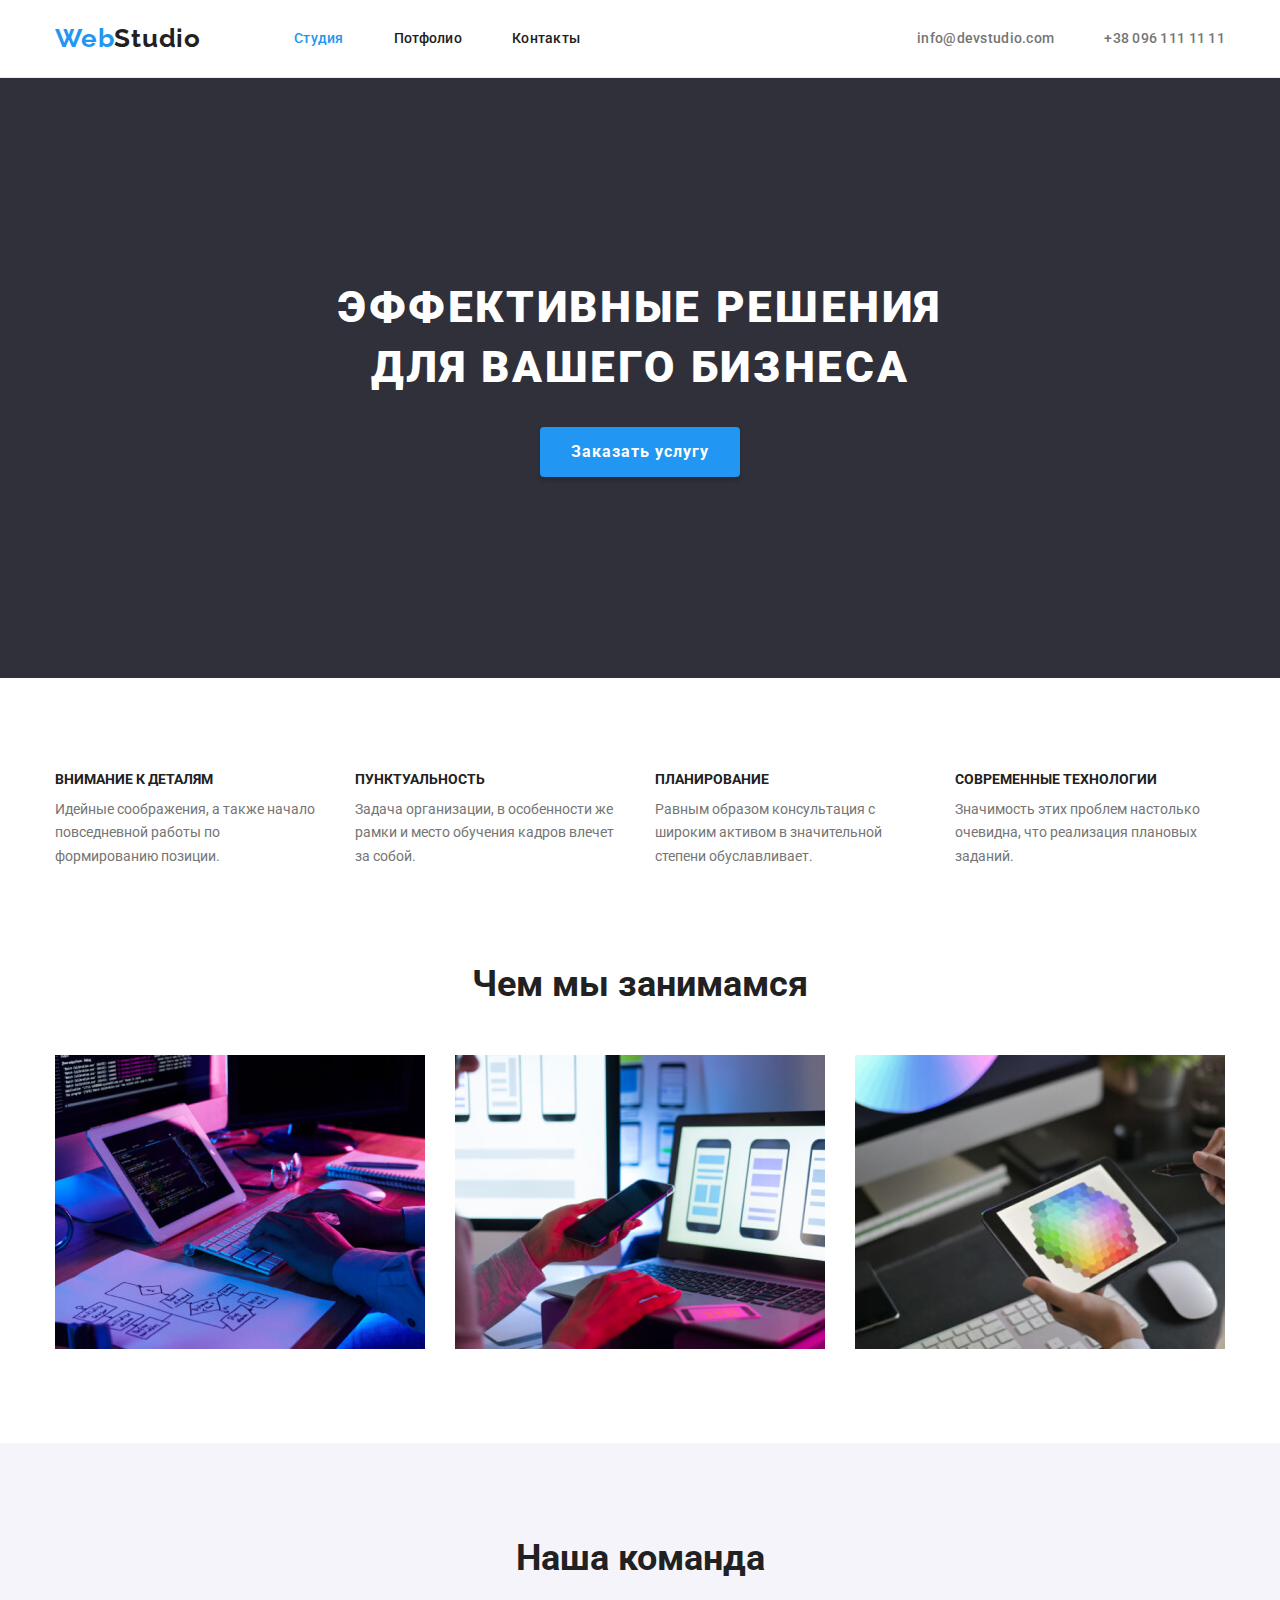
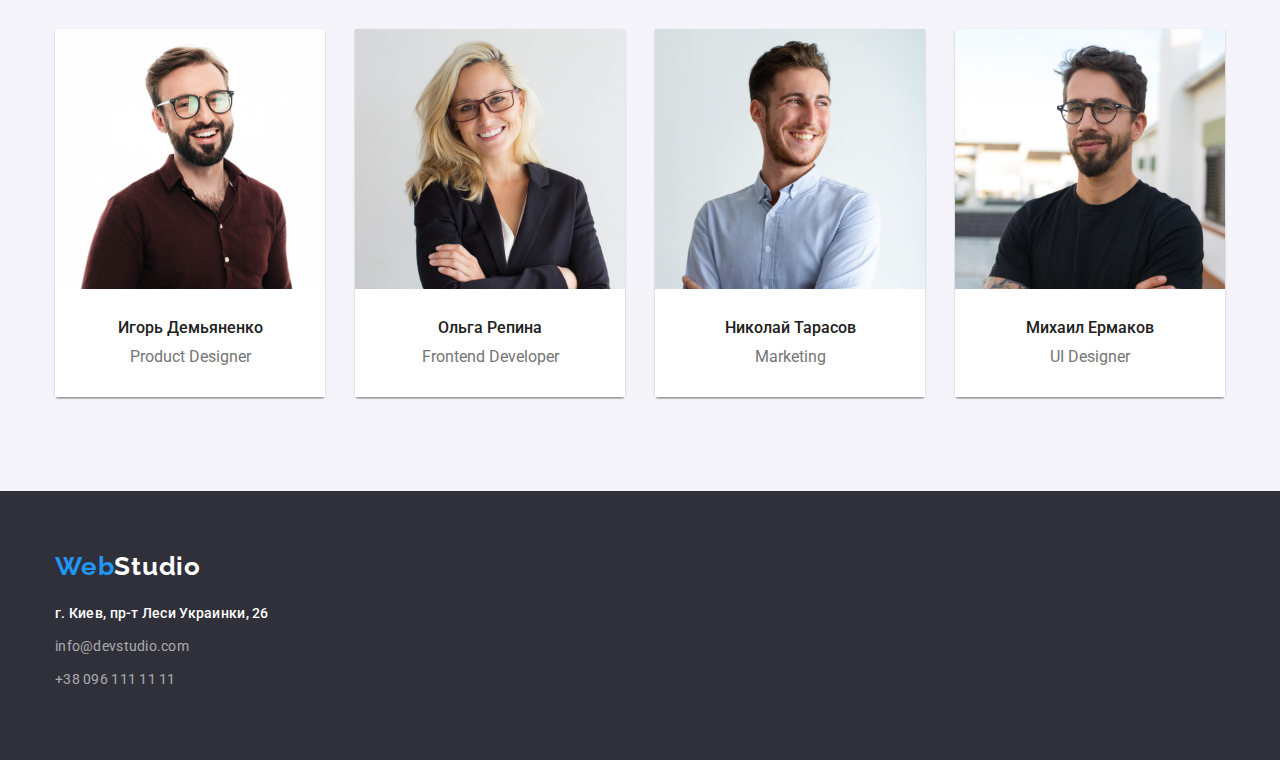
<file: index.html>
<!DOCTYPE html>
<html lang="ru">
  <head>
    <meta charset="UTF-8" />
    <meta http-equiv="X-UA-Compatible" content="IE=edge" />
    <meta name="viewport" content="width=device-width, initial-scale=1.0" />
    <title>Document</title>
    <link rel="preconnect" href="https://fonts.gstatic.com" />
    <link
      href="https://fonts.googleapis.com/css2?family=Raleway:wght@700&family=Roboto:wght@400;500;700;900&display=swap"
      rel="stylesheet"
    />
    <link rel="stylesheet" href="https://cdnjs.cloudflare.com/ajax/libs/modern-normalize/1.0.0/modern-normalize.css" />
    <link rel="stylesheet" href="./css/styles.css" />
  </head>
  <body>
    <header class="page-header">
      <div class="container main-nav">
        <a class="logo" href="./index.html">Web<span class="accend-logo">Studio</span></a>
        <nav>
          <ul class="site-nav list">
            <li class="item"><a class="linc current" href="./index.html">Студия</a></li>
            <li class="item"><a class="linc" href="./portfolio.html">Потфолио</a></li>
            <li class="item"><a class="linc" href="">Контакты</a></li>
          </ul>
        </nav>
        <ul class="contact-info list">
          <li class="item">
            <a class="linc header-contact-info" href="mailto:info@devstudio.com">info@devstudio.com</a>
          </li>
          <li class="item">
            <a class="linc header-contact-info" href="tel:+380961111111">+38 096 111 11 11</a>
          </li>
        </ul>
      </div>
    </header>
    <main>
      <!-- Блок герой -->

      <section class="hero-section">
        <div class="hero-container">
          <h1 class="page-title">Эффективные решения<br />для вашего бизнеса</h1>
          <button class="hero-btn" type="button">Заказать услугу</button>
        </div>
      </section>

      <!-- Особенности -->

      <section class="section">
        <div class="container">
          <h2 class="visually-hidden">Особенности</h2>
          <ul class="features list">
            <li class="features-item">
              <h3 class="title-features">Внимание к деталям</h3>
              <p class="features-desc">
                Идейные соображения, а также начало повседневной работы по формированию позиции.
              </p>
            </li>

            <li class="features-item">
              <h3 class="title-features">Пунктуальность</h3>
              <p class="features-desc">
                Задача организации, в особенности же рамки и место обучения кадров влечет за собой.
              </p>
            </li>

            <li class="features-item">
              <h3 class="title-features">Планирование</h3>
              <p class="features-desc">
                Равным образом консультация с широким активом в значительной степени обуславливает.
              </p>
            </li>

            <li class="features-item">
              <h3 class="title-features">Современные технологии</h3>
              <p class="features-desc">Значимость этих проблем настолько очевидна, что реализация плановых заданий.</p>
            </li>
          </ul>
        </div>
      </section>
      <!-- Чем мы занимаемся -->
      <section class="section zero-top-padding">
        <div class="container">
          <h2 class="title-work">Чем мы занимамся</h2>
          <ul class="what-we-do-list list">
            <li class="what-we-do-item"><img src="./images/box1.jpg" width="370" alt="Пример работы на комьтере" /></li>
            <li class="what-we-do-item"><img src="./images/box2.jpg" width="370" alt="Пример на телефонах" /></li>
            <li class="what-we-do-item"><img src="./images/box3.jpg" width="370" alt="Пример планшете" /></li>
          </ul>
        </div>
      </section>
      <!-- Наша команда -->
      <section class="our-team">
        <div class="container">
          <h2 class="title-work">Наша команда</h2>
          <ul class="team-list list">
            <li class="team-card">
              <img src="./images/teamcard1.jpg" width="270" alt="Игорь Демьяненко" />
              <div class="team-card-text">
                <h3 class="team-title">Игорь Демьяненко</h3>
                <p class="team-desc" lang="en">Product Designer</p>
              </div>
            </li>

            <li class="team-card">
              <img src="./images/teamcard2.jpg" width="270" alt="Ольга Репина" />
              <div class="team-card-text">
                <h3 class="team-title">Ольга Репина</h3>
                <p class="team-desc" lang="en">Frontend Developer</p>
              </div>
            </li>

            <li class="team-card">
              <img src="./images/teamcard3.jpg" width="270" alt="Николай Тарасов" />
              <div class="team-card-text">
                <h3 class="team-title">Николай Тарасов</h3>
                <p class="team-desc" lang="en">Marketing</p>
              </div>
            </li>

            <li class="team-card">
              <img src="./images/teamcard4.jpg" width="270" alt="Михаил Ермаков" />
              <div class="team-card-text">
                <h3 class="team-title">Михаил Ермаков</h3>
                <p class="team-desc" lang="en">UI Designer</p>
              </div>
            </li>
          </ul>
        </div>
      </section>
    </main>

    <!-- Футер -->

    <footer class="section-footer">
      <div class="container">
        <a class="logo logo-footer" href="./index.html">Web<span class="accend-logo-footer">Studio</span></a>
        <address class="address">
          <ul class="list navigation">
            <li>
              <a class="linc navigation" target="_blank" rel="noreferrer noopener" href="http://surl.li/pcxl"
                >г. Киев, пр-т Леси Украинки, 26</a
              >
            </li>
            <li>
              <a class="linc contact-info contact-info-footer" href="mailto:info@devstudio.com">info@devstudio.com</a>
            </li>
            <li><a class="linc contact-info" href="tel:+380961111111">+38 096 111 11 11</a></li>
          </ul>
        </address>
      </div>
    </footer>
  </body>
</html>
</file>
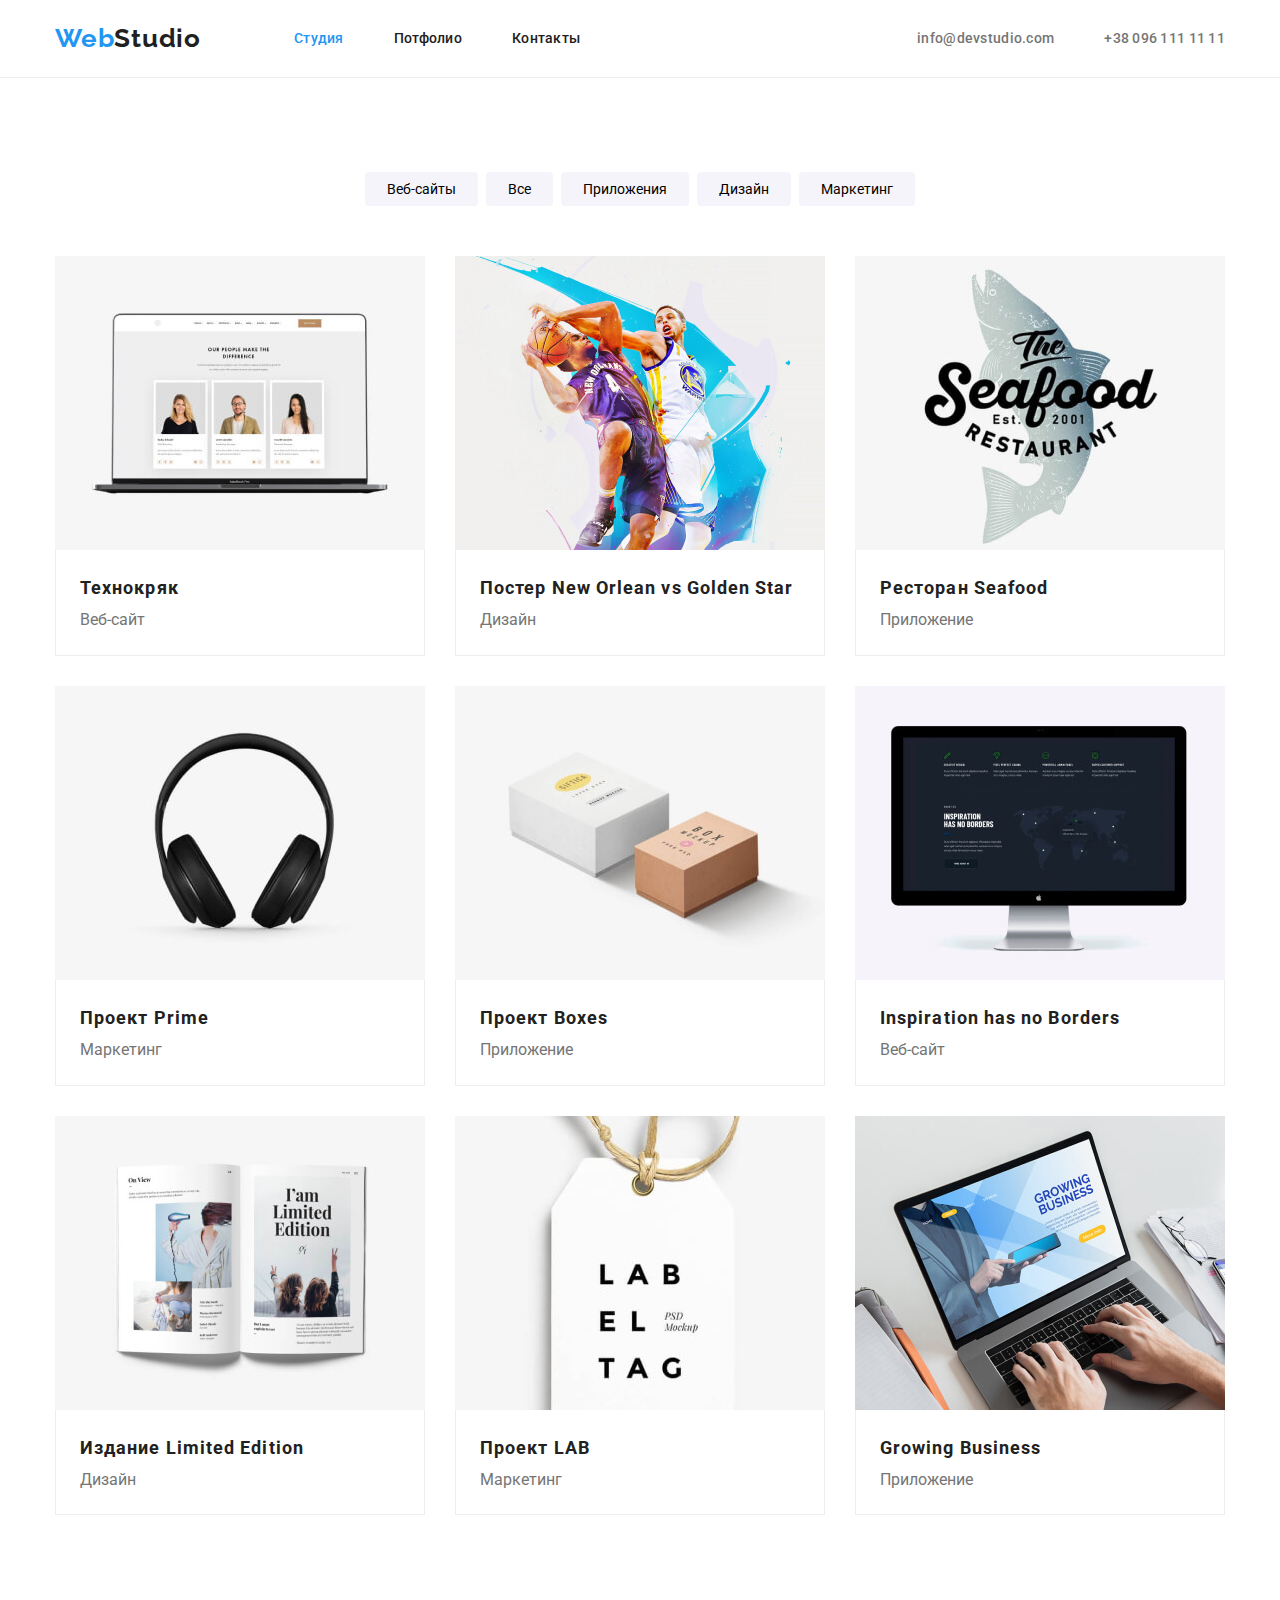
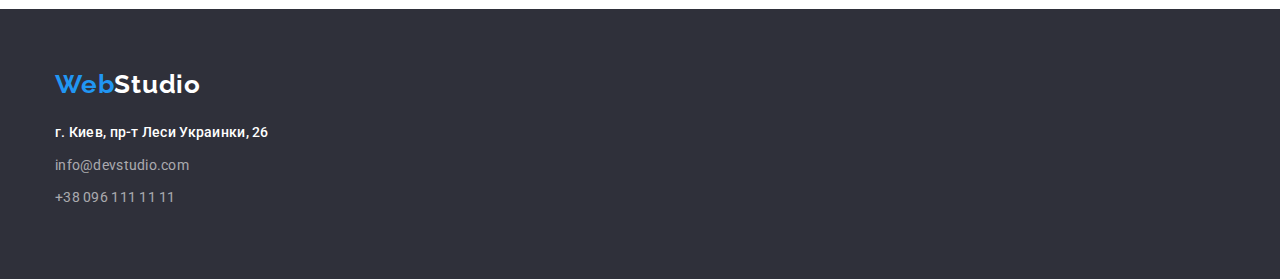
<file: portfolio.html>
<!DOCTYPE html>
<html lang="ru">
  <head>
    <meta charset="UTF-8" />
    <meta http-equiv="X-UA-Compatible" content="IE=edge" />
    <meta name="viewport" content="width=device-width, initial-scale=1.0" />
    <title>Document</title>
    <link rel="preconnect" href="https://fonts.gstatic.com" />
    <link
      href="https://fonts.googleapis.com/css2?family=Raleway:wght@700&family=Roboto:wght@400;500;700;900&display=swap"
      rel="stylesheet"
    />
    <link rel="stylesheet" href="https://cdnjs.cloudflare.com/ajax/libs/modern-normalize/1.0.0/modern-normalize.css" />
    <link rel="stylesheet" href="./css/styles.css" />
  </head>
  <body>
    <header class="page-header">
      <div class="container main-nav">
        <a class="logo" href="./index.html">Web<span class="accend-logo">Studio</span></a>
        <nav>
          <ul class="site-nav list">
            <li class="item"><a class="linc current" href="./index.html">Студия</a></li>
            <li class="item"><a class="linc" href="./portfolio.html">Потфолио</a></li>
            <li class="item"><a class="linc" href="">Контакты</a></li>
          </ul>
        </nav>
        <ul class="contact-info list">
          <li class="item">
            <a class="linc header-contact-info" href="mailto:info@devstudio.com">info@devstudio.com</a>
          </li>
          <li class="item">
            <a class="linc header-contact-info" href="tel:+380961111111">+38 096 111 11 11</a>
          </li>
        </ul>
      </div>
    </header>
    <main>
      <section class="section">
        <div class="container">
          <h1 class="visually-hidden">Портфолио</h1>
          <!--Список фильтров-->
          <ul class="web-site list">
            <li class="item"><button class="buttons" type="button">Веб-сайты</button></li>
            <li class="item"><button class="buttons" type="button">Все</button></li>
            <li class="item"><button class="buttons" type="button">Приложения</button></li>
            <li class="item"><button class="buttons" type="button">Дизайн</button></li>
            <li class="item"><button class="buttons" type="button">Маркетинг</button></li>
          </ul>
          <!--Список проэкты-->
          <ul class="portfolio list">
            <li class="portfolio-card">
              <img
                src="./images/project1.jpg"
                width="370"
                alt="Открытая страница с тремя фотографиями.Две женщины и
            мужчина."
              />
              <div class="portf-card-text">
                <h2 class="portfolio-title">Технокряк</h2>
                <p class="portfolio-desc">Веб-сайт</p>
              </div>
            </li>
            <li class="portfolio-card">
              <img
                src="./images/project2.jpg"
                width="370"
                alt="Постер-два игрока баскетбола: Нового Орлеана и Голдена"
              />
              <div class="portf-card-text">
                <h2 class="portfolio-title">Постер New Orlean vs Golden Star</h2>
                <p class="portfolio-desc">Дизайн</p>
              </div>
            </li>
            <li class="portfolio-card">
              <img src="./images/project3.jpg" width="370" alt="Логотип ресторана. В форме рыбы" />
              <div class="portf-card-text">
                <h2 class="portfolio-title">Ресторан Seafood</h2>
                <p class="portfolio-desc">Приложение</p>
              </div>
            </li>
            <li class="portfolio-card">
              <img src="./images/project4.jpg" width="370" alt="Большие накладные наушники" />
              <div class="portf-card-text">
                <h2 class="portfolio-title">Проект Prime</h2>
                <p class="portfolio-desc">Маркетинг</p>
              </div>
            </li>
            <li class="portfolio-card">
              <img src="./images/project5.jpg" width="370" alt="Логотип проэкта. Две коробки белая и коричневая." />
              <div class="portf-card-text">
                <h2 class="portfolio-title">Проект Boxes</h2>
                <p class="portfolio-desc">Приложение</p>
              </div>
            </li>
            <li class="portfolio-card">
              <img src="./images/project6.jpg" width="370" alt="Монитор с открытой страницэй сайта." />
              <div class="portf-card-text">
                <h2 class="portfolio-title" lang="en">Inspiration has no Borders</h2>
                <p class="portfolio-desc">Веб-сайт</p>
              </div>
            </li>
            <li class="portfolio-card">
              <img src="./images/project7.jpg" width="370" alt="Открытая книга лимитированного издания." />
              <div class="portf-card-text">
                <h2 class="portfolio-title">Издание Limited Edition</h2>
                <p class="portfolio-desc">Дизайн</p>
              </div>
            </li>
            <li class="portfolio-card">
              <img src="./images/project8.jpg" width="370" alt="Бирка на веревочке с логотипом компании" />
              <div class="portf-card-text">
                <h2 class="portfolio-title">Проект LAB</h2>
                <p class="portfolio-desc">Маркетинг</p>
              </div>
            </li>
            <li class="portfolio-card">
              <img src="./images/project9.jpg" width="370" alt="Ноутбук с запущеным приложением." />
              <div class="portf-card-text">
                <h2 class="portfolio-title" lang="en">Growing Business</h2>
                <p class="portfolio-desc">Приложение</p>
              </div>
            </li>
          </ul>
        </div>
      </section>

      <!-- Футер -->

      <footer class="section-footer">
        <div class="container">
          <a class="logo logo-footer" href="./index.html">Web<span class="accend-logo-footer">Studio</span></a>
          <address class="address">
            <ul class="list navigation">
              <li>
                <a class="linc navigation" target="_blank" rel="noreferrer noopener" href="http://surl.li/pcxl"
                  >г. Киев, пр-т Леси Украинки, 26</a
                >
              </li>
              <li>
                <a class="linc contact-info contact-info-footer" href="mailto:info@devstudio.com">info@devstudio.com</a>
              </li>
              <li><a class="linc contact-info" href="tel:+380961111111">+38 096 111 11 11</a></li>
            </ul>
          </address>
        </div>
      </footer>
    </main>
  </body>
</html>
</file>
<file: css/styles.css>
:root {
  --accend-color: #2196f3;

  --primary-text-color: #212121;
  --secondary-text-color: #757575;
  --header-bg-color: #ffffff;

  --hero-bg-color: #2f303a;
  --primary-main-color: #e5e5e5;
  --secondary-main-color: #f5f4fa;

  --primary-font-famaly: 'Roboto', 'sans-serif';
  --secondary-font-famaly: 'Raleway', 'sans-serif';

  --title-font-weight: 700;
  --sub-titel-font-weigt: 500;
  --primary-font-sise: 14px;
  --secondary-font-sise: 16px;
  --line-height: 1.14;
  --main-letter-spacing: 0.03em;
}

/* Сброс сандартных стилей */

.list {
  list-style: none;
  padding: 0;
}

img {
  display: block;
  width: 100%;
  height: auto;
}

h1,
h2,
h3,
h4,
p,
ul {
  margin: 0;
}

/* Хедер */

.linc.header-contact-info {
  color: var(--secondary-text-color);
}

.page-header {
  border-bottom: 1px solid #ececec;
}

body {
  font-family: var(--primary-font-famaly);
  font-size: var(--primary-font-sise);
  line-height: var(--line-height);
  color: var(--primary-text-color);
  background-color: var(--header-bg-color);
}

/* Навигация сайта */

.linc {
  color: var(--primary-text-color);
  text-decoration: none;
  font-weight: var(--sub-titel-font-weigt);
  font-size: var(--primary-font-sise);
  line-height: 1.19;
  letter-spacing: 0.02em;
  padding: 30px 0px;
}

.linc:hover,
.linc:focus {
  color: var(--accend-color);
}

.site-nav .linc.current {
  color: var(--accend-color);
}

.site-nav .linc {
  display: block;
  padding: 30px 0px;
}

.site-nav {
  display: flex;
}

.site-nav .item + .item {
  margin-left: 50px;
}

/* Контакты */

.contact-info {
  display: flex;
  margin-left: auto;

  padding-top: 0px;
  padding-bottom: 0px;
}

.contact-info .linc {
  display: block;
}

.contact-info .item + .item {
  margin-left: 50px;
}

/* main-nav */

.main-nav {
  display: flex;
  align-items: center;
}

.container {
  width: 1200px;
  padding-left: 15px;
  padding-right: 15px;
  margin: 0 auto;
}

/* .site-nav .item:not(:last-child) {
  margin-right: 50px;
} */

/* Логотип */

.logo {
  font-family: var(--secondary-font-famaly);
  font-weight: bold;
  font-size: 26px;
  line-height: 1.2;
  letter-spacing: var(--main-letter-spacing);
  text-decoration: none;
  color: var(--accend-color);
  margin-right: 93px;
}

.logo-footer {
  margin-right: 0px;
  margin-bottom: 20px;
  display: inline-block;
}

.accend-logo {
  color: var(--primary-text-color);
}
/* Герой */

.page-title {
  font-family: var(--primary-font-famaly);
  font-weight: 900;
  font-size: 44px;
  line-height: 1.36;
  letter-spacing: 0.06em;
  text-transform: uppercase;
  color: var(--header-bg-color);
  margin-bottom: 30px;
  text-align: center;
}

.hero-section {
  background-color: var(--hero-bg-color);
  min-height: 600px;
  /* max-width: 1600px; */
  display: flex;
  justify-content: center;
  align-items: center;
  text-align: center;
}

.hero-btn {
  font-weight: var(--title-font-weight);
  font-size: var(--secondary-font-sise);
  line-height: 1.8;
  letter-spacing: 0.06em;
  text-align: center;

  color: var(--header-bg-color);
  background-color: var(--accend-color);

  border: none;
  border-radius: 4px;
  min-width: 200px;
  min-height: 50px;
  cursor: pointer;
  box-shadow: 0px 4px 4px rgba(0, 0, 0, 0.15);
}

/* Особенности */

.visually-hidden {
  position: absolute !important;
  clip: rect(1px 1px 1px 1px);
  clip: rect(1px, 1px, 1px, 1px);
  padding: 0 !important;
  border: 0 !important;
  height: 1px !important;
  width: 1px !important;
  overflow: hidden;
}

.features {
  display: flex;
  flex-wrap: wrap;
  margin-left: -30px;
  margin-top: -30px;
}

.features-item {
  width: calc(100% / 4 - 30px);
  margin-left: 30px;
  margin-top: 30px;
}

.title-features {
  font-size: var(--primary-font-sise);
  font-weight: var(--title-font-weight);
  text-transform: uppercase;
  margin-bottom: 10px;
}

.features-desc {
  line-height: 1.7;
  color: var(--secondary-text-color);
}

/* section */
.section {
  padding-top: 94px;
  padding-bottom: 94px;
}

/* Чем мы занимаемся */

.section.zero-top-padding {
  padding-top: 0;
}

.what-we-do-list {
  display: flex;
  flex-wrap: wrap;
  margin-left: -30px;
  margin-top: -30px;
  padding-left: 0px;
}

.what-we-do-item {
  display: flex;
  width: calc(100% / 3 - 30px);
  margin-left: 30px;
  margin-top: 30px;
}

.title-work {
  font-weight: bold;
  font-size: 36px;
  line-height: 42px;
  text-align: center;
  margin-bottom: 50px;
}

/* Наша команда */

.our-team {
  background-color: var(--secondary-main-color);
  padding-top: 94px;
  padding-bottom: 94px;
}

.team-title {
  font-weight: var(--sub-titel-font-weigt);
  font-size: var(--secondary-font-sise);
  line-height: 1.18;
  margin-bottom: 10px;
}

.team-desc {
  color: var(--secondary-text-color);
  font-size: var(--secondary-font-sise);
  line-height: 1.18;
}

.team-card-text {
  padding: 30px 30px;
  background-color: var(--header-bg-color);
}

.team-card {
  width: calc(100% / 4 - 30px);
  margin-left: 30px;
  margin-top: 30px;

  text-align: center;
  background-color: var(--primary-bg-color);
  box-shadow: 0px 1px 3px rgba(0, 0, 0, 0.12), 0px 1px 1px rgba(0, 0, 0, 0.14), 0px 2px 1px rgba(0, 0, 0, 0.2);
  border-radius: 0px 0px 4px 4px;
}

.team-list {
  display: flex;
  flex-wrap: wrap;
  margin-left: -30px;
  margin-top: -30px;
}

/* Футер */

.section-footer {
  background-color: var(--hero-bg-color);
  padding-top: 60px;
  padding-bottom: 60px;
}

.accend-logo-footer {
  color: var(--header-bg-color);
}

.navigation {
  font-style: normal;
  font-size: var(--primary-font-sise);
  line-height: 1.71;
  color: var(--header-bg-color);
  margin-bottom: 9px;
  display: inline-block;
  padding-top: 0px;
  padding-bottom: 0px;
}

.contact-info {
  font-style: normal;
  font-weight: 400;
  line-height: 1.7;
  color: rgba(255, 255, 255, 0.6);
}

/* portfolio.html */

.buttons:hover,
.buttons:focus {
  color: var(--header-bg-color);
  background-color: var(--accend-color);
}

.buttons {
  font-weight: var(--sub-title-font-weight);
  font-size: var(--secondary-font-size);
  line-height: 1.6;
  background-color: #f5f4fa;
  cursor: pointer;
  border: none;
  border-radius: 4px;
  padding: 6px 22px;
}

.portfolio-title {
  font-size: 18px;
  line-height: 2;
  letter-spacing: 0.06em;
}

.portfolio-desc {
  font-size: var(--secondary-font-sise);
  line-height: 1.8;
  color: #757575;
}

/* portfolio.html */

.web-site {
  margin-bottom: 50px;
  display: flex;
  justify-content: center;
}

.web-site .item + .item {
  margin-left: 8px;
}

.portfolio {
  display: flex;
  flex-wrap: wrap;
  margin-left: -30px;
  margin-top: -30px;
}

.portfolio-card {
  width: calc(100% / 3 - 30px);
  /* flex-basis: calc((100% - 30px * 3) / 3); */
  margin-left: 30px;
  margin-top: 30px;
}

.portf-card-text {
  padding: 20px 24px;
  border: 1px solid #eee;
  border-top: none;
}

.contact-info-footer {
  margin-bottom: 9px;
  padding-top: 0px;
  padding-bottom: 0px;
}
</file>
